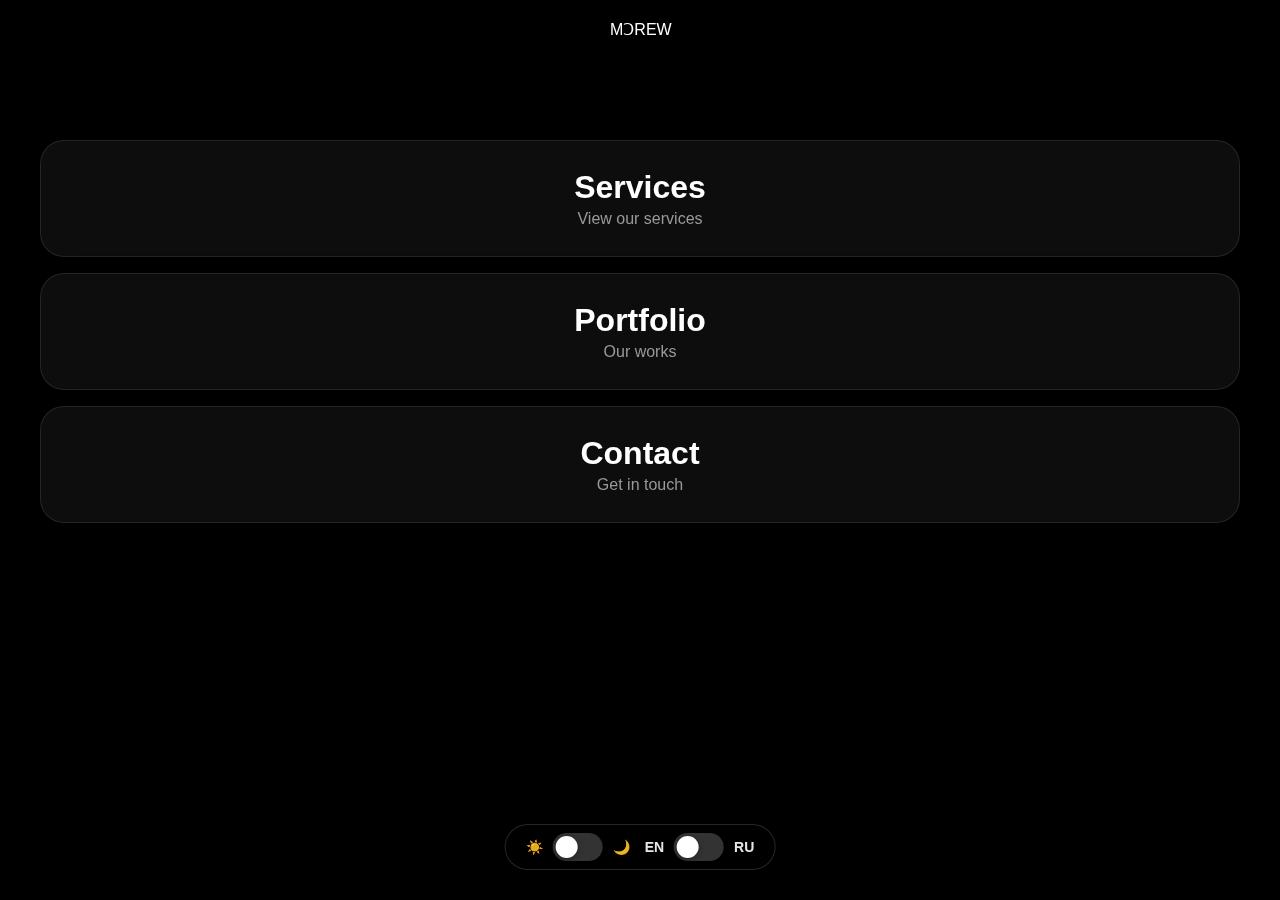
<file: miniapp/index.html>
<!DOCTYPE html>
<html lang="en">
<head>
    <meta charset="UTF-8">
    <meta name="viewport" content="width=device-width, initial-scale=1.0, maximum-scale=1.0, user-scalable=no">
    <title>MↃREW Design Studio</title>
    <script src="https://telegram.org/js/telegram-web-app.js"></script>
    <link rel="stylesheet" href="styles.css">
</head>
<body>
    <!-- Theme & Language Controls -->
    <div class="top-controls">
        <div class="toggle-group">
            <span class="toggle-label">☀️</span>
            <label class="toggle-switch">
                <input type="checkbox" id="theme-toggle">
                <span class="toggle-slider"></span>
            </label>
            <span class="toggle-label">🌙</span>
        </div>
        
        <div class="toggle-group">
            <span class="toggle-label">EN</span>
            <label class="toggle-switch">
                <input type="checkbox" id="lang-toggle">
                <span class="toggle-slider"></span>
            </label>
            <span class="toggle-label">RU</span>
        </div>
    </div>

    <!-- Main Container -->
    <div id="app" class="app">
        <!-- Home Screen -->
        <div id="home-screen" class="screen active">
            <div class="hero">
                <div class="logo">MↃREW</div>
            </div>

            <div class="menu-grid">
                <div class="menu-item" data-page="services">
                    <h3 data-en="Services" data-ru="Услуги">Services</h3>
                    <p data-en="View our services" data-ru="Наши услуги">View our services</p>
                </div>

                <div class="menu-item" data-page="portfolio">
                    <h3 data-en="Portfolio" data-ru="Портфолио">Portfolio</h3>
                    <p data-en="Our works" data-ru="Наши работы">Our works</p>
                </div>

                <div class="menu-item" data-page="contact">
                    <h3 data-en="Contact" data-ru="Контакты">Contact</h3>
                    <p data-en="Get in touch" data-ru="Связаться">Get in touch</p>
                </div>
            </div>
        </div>

        <!-- Services Screen -->
        <div id="services-screen" class="screen">
            <div class="screen-header">
                <button class="back-btn">←</button>
                <h2 data-en="Services" data-ru="Услуги">Services</h2>
            </div>

            <div class="services-list">
                <div class="service-category" data-category="graphic">
                    <h3 data-en="Graphic Design" data-ru="Графический дизайн">Graphic Design</h3>
                </div>
                <div class="service-category" data-category="ui">
                    <h3 data-en="UI/UX Design" data-ru="UI/UX дизайн">UI/UX Design</h3>
                </div>
                <div class="service-category" data-category="print">
                    <h3 data-en="Print/Publishing" data-ru="Печать/Издательство">Print/Publishing</h3>
                </div>
                <div class="service-category" data-category="video">
                    <h3 data-en="Editing & VFX" data-ru="Монтаж и VFX">Editing & VFX</h3>
                </div>
                <div class="service-category" data-category="motion">
                    <h3 data-en="Motion Design" data-ru="Моушн дизайн">Motion Design</h3>
                </div>
            </div>
        </div>

        <!-- Service Details Screen -->
        <div id="service-details-screen" class="screen">
            <div class="screen-header">
                <button class="back-btn">←</button>
                <h2 id="service-title"></h2>
            </div>

            <div id="service-content" class="service-content"></div>

            <button class="cta-button" id="order-btn">
                <span data-en="Place Order" data-ru="Оформить заказ">Place Order</span>
            </button>
        </div>

        <!-- Order Screen -->
        <div id="order-screen" class="screen">
            <div class="screen-header">
                <button class="back-btn">←</button>
                <h2 id="order-title"></h2>
            </div>

            <div class="order-form-container">
                <form id="order-form">
                    <div class="form-group">
                        <label data-en="Project Details *" data-ru="Детали проекта *">Project Details *</label>
                        <textarea id="order-details" required placeholder="What exactly do you need? / Что именно вам нужно?"></textarea>
                    </div>

                    <div class="form-group">
                        <label data-en="Style & Colors" data-ru="Стиль и цвета">Style & Colors</label>
                        <textarea id="order-style" placeholder="Preferred style, colors / Предпочитаемый стиль, цвета"></textarea>
                    </div>

                    <div class="form-group">
                        <label data-en="Deadline *" data-ru="Срок *">Deadline *</label>
                        <input type="text" id="order-deadline" required placeholder="When do you need it? / Когда нужно?">
                    </div>

                    <div class="form-group">
                        <label data-en="Budget *" data-ru="Бюджет *">Budget *</label>
                        <input type="text" id="order-budget" required placeholder="Your budget / Ваш бюджет">
                    </div>

                    <div class="form-group">
                        <label data-en="Contact (Telegram/Email) *" data-ru="Контакт (Telegram/Email) *">Contact *</label>
                        <input type="text" id="order-contact" required placeholder="@username or email">
                    </div>

                    <button type="submit" class="cta-button">
                        <span data-en="Send Order" data-ru="Отправить заказ">Send Order</span>
                    </button>
                </form>
            </div>
        </div>

        <!-- Portfolio Screen -->
        <div id="portfolio-screen" class="screen">
            <div class="screen-header">
                <button class="back-btn">←</button>
                <h2 data-en="Portfolio" data-ru="Портфолио">Portfolio</h2>
            </div>

            <div class="portfolio-grid" id="portfolio-grid"></div>
        </div>

        <!-- Contact Screen -->
        <div id="contact-screen" class="screen">
            <div class="screen-header">
                <button class="back-btn">←</button>
                <h2 data-en="Contact" data-ru="Контакты">Contact</h2>
            </div>

            <div class="contact-info">
                <div class="contact-item">
                    <h4>Telegram</h4>
                    <a href="https://t.me/mcrewdm">@mcrewdm</a>
                </div>

                <div class="contact-item">
                    <h4 data-en="Portfolio Channel" data-ru="Канал портфолио">Portfolio Channel</h4>
                    <a href="https://t.me/mindescrew">@mindescrew</a>
                </div>

                <div class="contact-item">
                    <h4 data-en="Working Hours" data-ru="Рабочие часы">Working Hours</h4>
                    <p data-en="Mon-Fri: 10:00-20:00 (UTC+3)" data-ru="Пн-Пт: 10:00-20:00 (UTC+3)">Mon-Fri: 10:00-20:00 (UTC+3)</p>
                    <p data-en="Sat-Sun: 12:00-18:00 (UTC+3)" data-ru="Сб-Вс: 12:00-18:00 (UTC+3)">Sat-Sun: 12:00-18:00 (UTC+3)</p>
                </div>

                <div class="contact-item">
                    <h4 data-en="Payment Methods" data-ru="Способы оплаты">Payment Methods</h4>
                    <p>PayPal • Bank transfer • Cryptocurrency</p>
                </div>

                <div class="contact-item">
                    <h4 data-en="Terms" data-ru="Условия">Terms</h4>
                    <p data-en="• 2 free revisions → afterward €10 per revision" data-ru="• 2 бесплатные правки → далее €10 за правку">• 2 free revisions → afterward €10 per revision</p>
                    <p data-en="• Urgent order (≤ 4 days) → +50% to the price" data-ru="• Срочный заказ (≤ 4 дня) → +50% к цене">• Urgent order (≤ 4 days) → +50% to the price</p>
                    <p data-en="• Redesign of existing work → +30-50% of base cost" data-ru="• Переделка существующей работы → +30-50% от базовой стоимости">• Redesign of existing work → +30-50% of base cost</p>
                </div>

                <div class="contact-item">
                    <h4 data-en="Exchange Rates" data-ru="Курсы валют">Exchange Rates</h4>
                    <p>1€ = 100₽ / 50₴ | 1$ = 85₽ / 42₴</p>
                </div>
            </div>

            <button class="cta-button" onclick="window.open('https://t.me/mcrewdm')">
                <span data-en="Contact Us" data-ru="Связаться">Contact Us</span>
            </button>
        </div>
    </div>

    <script src="app.js"></script>
</body>
</html>
</file>
<file: miniapp/styles.css>
* {
    margin: 0;
    padding: 0;
    box-sizing: border-box;
}

:root {
    /* Light theme */
    --bg-primary: #000000;
    --bg-secondary: #0a0a0a;
    --bg-card: #151515;
    --accent-red: #ff0000;
    --accent-red-hover: #cc0000;
    --text-primary: #ffffff;
    --text-secondary: #999999;
    --border-color: #2a2a2a;
    --shadow: 0 2px 8px rgba(0, 0, 0, 0.3);
    --shadow-hover: 0 4px 16px rgba(0, 0, 0, 0.4);
}

[data-theme="dark"] {
    /* Dark theme */
    --bg-primary: #000000;
    --bg-secondary: #0a0a0a;
    --bg-card: #151515;
    --accent-red: #ff0000;
    --accent-red-hover: #cc0000;
    --text-primary: #ffffff;
    --text-secondary: #999999;
    --border-color: #2a2a2a;
    --shadow: 0 2px 8px rgba(0, 0, 0, 0.3);
    --shadow-hover: 0 4px 16px rgba(0, 0, 0, 0.4);
}

[data-theme="light"] {
    /* Light theme override */
    --bg-primary: #ffffff;
    --bg-secondary: #f5f5f5;
    --bg-card: #ffffff;
    --text-primary: #000000;
    --text-secondary: #666666;
    --border-color: #e0e0e0;
    --shadow: 0 2px 8px rgba(0, 0, 0, 0.08);
    --shadow-hover: 0 4px 16px rgba(0, 0, 0, 0.12);
}

body {
    font-family: 'SF Pro Display', -apple-system, BlinkMacSystemFont, 'Segoe UI', Roboto, 'Helvetica Neue', Arial, sans-serif;
    background: var(--bg-primary);
    color: var(--text-primary);
    overflow-x: hidden;
    -webkit-font-smoothing: antialiased;
    transition: background 0.3s ease, color 0.3s ease;
    position: fixed;
    width: 100%;
    height: 100vh;
}

/* Splash Screen */
.splash-screen {
    position: fixed;
    top: 0;
    left: 0;
    width: 100%;
    height: 100vh;
    background: #000000;
    display: none;
    flex-direction: column;
    align-items: center;
    justify-content: center;
    z-index: 9999;
    transition: opacity 0.3s ease;
}

.splash-screen.active {
    display: flex;
}

.splash-screen.transitioning {
    pointer-events: none;
}

.splash-logo {
    width: 320px;
    height: 320px;
    object-fit: contain;
    transition: all 0.3s cubic-bezier(0.4, 0, 0.2, 1);
    filter: invert(1) brightness(2);
    position: relative;
    animation: logoFloat 4s ease-in-out infinite;
}

@keyframes logoFloat {
    0%, 100% {
        transform: translateY(0px);
    }
    50% {
        transform: translateY(-15px);
    }
}

.splash-logo.shrinking {
    transition: all 0.1s linear;
    animation: none;
}

.app {
    min-height: 100vh;
    padding-bottom: 120px;
    overflow-y: auto;
    height: 100vh;
}

/* Theme & Language Controls - Bottom Fixed */
.top-controls {
    position: fixed;
    bottom: 30px;
    left: 50%;
    transform: translateX(-50%);
    z-index: 1000;
    display: flex;
    align-items: center;
    gap: 15px;
    background: rgba(0, 0, 0, 0.6);
    backdrop-filter: blur(30px) saturate(180%);
    -webkit-backdrop-filter: blur(30px) saturate(180%);
    border: 1px solid rgba(255, 255, 255, 0.15);
    border-radius: 40px;
    padding: 8px 20px;
    box-shadow: 0 10px 40px rgba(0, 0, 0, 0.3);
}

[data-theme="light"] .top-controls {
    background: rgba(255, 255, 255, 0.8);
    border: 1px solid rgba(0, 0, 0, 0.1);
}

.theme-btn {
    background: #ffffff;
    border: 2px solid rgba(255, 255, 255, 0.3);
    border-radius: 50%;
    width: 28px;
    height: 28px;
    display: flex;
    align-items: center;
    justify-content: center;
    cursor: pointer;
    transition: all 0.3s;
    box-shadow: 0 2px 8px rgba(0, 0, 0, 0.2);
    flex-shrink: 0;
}

[data-theme="light"] .theme-btn {
    background: #000000;
    border: 2px solid rgba(0, 0, 0, 0.3);
}

.theme-btn:active {
    transform: scale(0.9);
}

.toggle-group {
    display: flex;
    align-items: center;
    gap: 10px;
}

.toggle-label {
    font-size: 14px;
    font-weight: 600;
    color: rgba(255, 255, 255, 0.9);
    transition: color 0.3s;
}

[data-theme="light"] .toggle-label {
    color: rgba(0, 0, 0, 0.7);
}

.toggle-switch {
    position: relative;
    display: inline-block;
    width: 50px;
    height: 28px;
}

.toggle-switch input {
    opacity: 0;
    width: 0;
    height: 0;
}

.toggle-slider {
    position: absolute;
    cursor: pointer;
    top: 0;
    left: 0;
    right: 0;
    bottom: 0;
    background: rgba(255, 255, 255, 0.2);
    transition: 0.3s;
    border-radius: 28px;
}

.toggle-slider:before {
    position: absolute;
    content: "";
    height: 22px;
    width: 22px;
    left: 3px;
    bottom: 3px;
    background-color: white;
    transition: 0.3s;
    border-radius: 50%;
    box-shadow: 0 2px 6px rgba(0, 0, 0, 0.3);
}

.toggle-switch input:checked + .toggle-slider {
    background-color: var(--accent-red);
}

.toggle-switch input:checked + .toggle-slider:before {
    transform: translateX(22px);
}

/* Screens */
.screen {
    display: none;
    animation: slideIn 0.4s cubic-bezier(0.4, 0, 0.2, 1);
}

.screen.active {
    display: block;
}

@keyframes slideIn {
    from {
        opacity: 0;
        transform: translateX(20px);
    }
    to {
        opacity: 1;
        transform: translateX(0);
    }
}

@keyframes slideUp {
    from {
        opacity: 0;
        transform: translateY(30px);
    }
    to {
        opacity: 1;
        transform: translateY(0);
    }
}

/* Hero Section */
.hero {
    text-align: center;
    padding: 20px 40px 30px;
    background: var(--bg-primary);
    transition: background 0.3s ease;
    position: relative;
    overflow: hidden;
}

.logo {
    width: 60px;
    height: 60px;
    object-fit: contain;
    position: relative;
    z-index: 1;
    margin: 0 auto 10px;
    display: block;
    transition: filter 0.3s ease;
}

.logo-svg {
    transition: filter 0.3s ease;
}

[data-theme="dark"] .logo-svg {
    filter: invert(1) brightness(2);
}

[data-theme="light"] .logo-svg {
    filter: invert(0);
}

@keyframes fadeInUp {
    from {
        opacity: 0;
        transform: translateY(20px);
    }
    to {
        opacity: 1;
        transform: translateY(0);
    }
}

/* Menu Grid */
.menu-grid {
    display: flex;
    flex-direction: column;
    gap: 0;
    padding: 20px 40px 40px;
}

.menu-item {
    background: rgba(255, 255, 255, 0.05);
    backdrop-filter: blur(30px) saturate(180%);
    -webkit-backdrop-filter: blur(30px) saturate(180%);
    border: 1px solid rgba(255, 255, 255, 0.1);
    border-radius: 24px;
    padding: 28px;
    margin-bottom: 16px;
    text-align: center;
    cursor: pointer;
    transition: all 0.3s ease;
    position: relative;
    box-shadow: 0 8px 32px rgba(0, 0, 0, 0.1);
}

[data-theme="light"] .menu-item {
    background: rgba(255, 255, 255, 0.8);
    border: 1px solid rgba(0, 0, 0, 0.05);
}

/* Animation will be controlled by JS after splash screen */

.menu-item:last-child {
    margin-bottom: 0;
}

.menu-item h3 {
    font-size: 32px;
    font-weight: 600;
    margin-bottom: 4px;
    color: var(--text-primary);
    transition: transform 0.3s ease, color 0.3s ease;
}

.menu-item p {
    font-size: 16px;
    color: var(--text-secondary);
    transition: color 0.3s ease;
}

.menu-item:active {
    transform: scale(0.98);
    background: rgba(255, 0, 0, 0.1);
}

/* Screen Header */
.screen-header {
    display: flex;
    align-items: center;
    justify-content: center;
    padding: 20px 20px;
    background: var(--bg-secondary);
    border-bottom: 1px solid var(--border-color);
    position: sticky;
    top: 0;
    z-index: 100;
    transition: background 0.3s ease;
}

/* Screen header with pricelist image - no padding */
.screen-header:has(.pricelist-img) {
    padding: 0;
    display: block;
}

.screen-header h2 {
    font-size: 20px;
    font-weight: 700;
    color: var(--text-primary);
    text-align: center;
    flex: 1;
    padding: 0 10px;
}

.screen-header .pricelist-img {
    width: 100%;
    height: auto;
    object-fit: contain;
    max-width: 100%;
    display: block;
}

/* Services List */
.services-list {
    padding: 40px;
}

.service-category {
    background: rgba(255, 255, 255, 0.05);
    backdrop-filter: blur(30px) saturate(180%);
    -webkit-backdrop-filter: blur(30px) saturate(180%);
    border: 1px solid rgba(255, 255, 255, 0.1);
    border-radius: 24px;
    padding: 24px;
    margin-bottom: 16px;
    cursor: pointer;
    transition: all 0.3s;
    width: 100%;
    text-align: center;
    opacity: 0;
    animation: slideUp 0.5s cubic-bezier(0.4, 0, 0.2, 1) forwards;
    box-shadow: 0 8px 32px rgba(0, 0, 0, 0.1);
}

[data-theme="light"] .service-category {
    background: rgba(255, 255, 255, 0.8);
    border: 1px solid rgba(0, 0, 0, 0.05);
}

.service-category:nth-child(1) { animation-delay: 0.1s; }
.service-category:nth-child(2) { animation-delay: 0.15s; }
.service-category:nth-child(3) { animation-delay: 0.2s; }
.service-category:nth-child(4) { animation-delay: 0.25s; }
.service-category:nth-child(5) { animation-delay: 0.3s; }

.service-category h3 {
    font-size: 24px;
    font-weight: 600;
    color: var(--text-primary);
    transition: transform 0.3s ease, color 0.3s ease;
}

.service-category:active {
    transform: scale(0.98);
    background: rgba(255, 0, 0, 0.1);
}

/* Service Content */
.service-content {
    padding: 40px;
}

.price-list {
    background: rgba(255, 255, 255, 0.05);
    backdrop-filter: blur(10px);
    -webkit-backdrop-filter: blur(10px);
    border: 1px solid rgba(255, 255, 255, 0.1);
    border-radius: 16px;
    padding: 30px;
    margin-bottom: 20px;
    box-shadow: 0 8px 32px rgba(0, 0, 0, 0.1);
    transition: all 0.3s ease;
}

[data-theme="light"] .price-list {
    background: rgba(255, 255, 255, 0.8);
    border: 1px solid rgba(0, 0, 0, 0.05);
}

.price-item {
    display: flex;
    justify-content: space-between;
    align-items: center;
    padding: 20px 0;
    border-bottom: 1px solid var(--border-color);
    opacity: 0;
    animation: slideUp 0.4s cubic-bezier(0.4, 0, 0.2, 1) forwards;
}

.price-item:nth-child(1) { animation-delay: 0.1s; }
.price-item:nth-child(2) { animation-delay: 0.15s; }
.price-item:nth-child(3) { animation-delay: 0.2s; }
.price-item:nth-child(4) { animation-delay: 0.25s; }
.price-item:nth-child(5) { animation-delay: 0.3s; }
.price-item:nth-child(6) { animation-delay: 0.35s; }

.price-item:last-child {
    border-bottom: none;
}

.price-item h4 {
    font-size: 16px;
    font-weight: 500;
    color: var(--text-primary);
    margin-right: 20px;
    flex: 1;
    min-width: 0;
}

.price-item .price {
    color: var(--accent-red);
    font-weight: 700;
    font-size: 16px;
    white-space: nowrap;
    flex-shrink: 0;
}

.price-item.clickable {
    cursor: pointer;
    transition: all 0.3s;
}

.price-item.clickable:active {
    transform: translateX(5px);
    background: rgba(255, 0, 0, 0.05);
}

/* Portfolio Grid */
.portfolio-grid {
    display: grid;
    grid-template-columns: 1fr;
    gap: 20px;
    padding: 40px;
}

.portfolio-item {
    background: rgba(255, 255, 255, 0.05);
    backdrop-filter: blur(10px);
    -webkit-backdrop-filter: blur(10px);
    border: 1px solid rgba(255, 255, 255, 0.1);
    border-radius: 16px;
    overflow: hidden;
    cursor: pointer;
    box-shadow: 0 8px 32px rgba(0, 0, 0, 0.1);
    transition: all 0.3s ease;
}

[data-theme="light"] .portfolio-item {
    background: rgba(255, 255, 255, 0.8);
    border: 1px solid rgba(0, 0, 0, 0.05);
}

.portfolio-item:active {
    transform: translateY(-4px);
    box-shadow: var(--shadow-hover);
}

.portfolio-item img,
.portfolio-item video {
    width: 100%;
    display: block;
}

.portfolio-caption {
    padding: 20px;
}

.portfolio-caption h4 {
    font-size: 18px;
    font-weight: 600;
    margin-bottom: 8px;
    color: var(--text-primary);
}

.portfolio-caption p {
    font-size: 14px;
    color: var(--text-secondary);
}

.track-cover {
    border-radius: 16px 16px 0 0;
}

/* Custom Audio Player - Liquid Glass Style */
.custom-player {
    display: flex;
    align-items: center;
    gap: 12px;
    margin-top: 16px;
    padding: 12px 16px;
    background: rgba(255, 255, 255, 0.05);
    backdrop-filter: blur(30px) saturate(180%);
    -webkit-backdrop-filter: blur(30px) saturate(180%);
    border: 1px solid rgba(255, 255, 255, 0.1);
    border-radius: 16px;
    box-shadow: 0 8px 32px rgba(0, 0, 0, 0.1);
    transition: all 0.3s ease;
}

[data-theme="light"] .custom-player {
    background: rgba(255, 255, 255, 0.7);
    border: 1px solid rgba(0, 0, 0, 0.05);
}

.custom-player:active {
    transform: scale(0.98);
}

.play-btn {
    width: 40px;
    height: 40px;
    border-radius: 50%;
    background: var(--accent-red);
    border: none;
    display: flex;
    align-items: center;
    justify-content: center;
    cursor: pointer;
    color: #ffffff;
    flex-shrink: 0;
    transition: all 0.3s ease;
    box-shadow: 0 4px 12px rgba(255, 0, 0, 0.3);
}

.play-btn:active {
    transform: scale(0.9);
    box-shadow: 0 2px 8px rgba(255, 0, 0, 0.4);
}

.player-info {
    flex: 1;
    display: flex;
    flex-direction: column;
    gap: 6px;
}

.time-display {
    display: flex;
    justify-content: space-between;
    font-size: 11px;
    color: var(--text-secondary);
    font-weight: 500;
}

.progress-bar {
    width: 100%;
    height: 4px;
    background: rgba(255, 255, 255, 0.1);
    border-radius: 2px;
    cursor: pointer;
    position: relative;
    overflow: hidden;
}

[data-theme="light"] .progress-bar {
    background: rgba(0, 0, 0, 0.1);
}

.progress-fill {
    height: 100%;
    background: var(--accent-red);
    border-radius: 2px;
    width: 0%;
    transition: width 0.1s linear;
    box-shadow: 0 0 8px rgba(255, 0, 0, 0.5);
}

/* Hide default audio element */
.custom-player audio {
    display: none;
}

/* Contact Info */
.contact-info {
    padding: 40px;
}

.contact-item {
    background: transparent;
    border: none;
    border-bottom: 1px solid var(--border-color);
    padding: 24px 0;
    opacity: 0;
    animation: slideUp 0.5s cubic-bezier(0.4, 0, 0.2, 1) forwards;
}

.contact-item:nth-child(1) { animation-delay: 0.1s; }
.contact-item:nth-child(2) { animation-delay: 0.15s; }
.contact-item:nth-child(3) { animation-delay: 0.2s; }
.contact-item:nth-child(4) { animation-delay: 0.25s; }
.contact-item:nth-child(5) { animation-delay: 0.3s; }
.contact-item:nth-child(6) { animation-delay: 0.35s; }

.contact-item:last-child {
    border-bottom: none;
}

.contact-item h4 {
    font-size: 18px;
    font-weight: 600;
    margin-bottom: 8px;
    color: var(--text-primary);
}

.contact-item p,
.contact-item a {
    font-size: 16px;
    color: var(--text-secondary);
    text-decoration: none;
    transition: color 0.3s ease;
}

.contact-item a:active {
    color: var(--accent-red);
}

/* CTA Button */
.cta-button {
    background: rgba(255, 0, 0, 0.9);
    backdrop-filter: blur(30px) saturate(180%);
    -webkit-backdrop-filter: blur(30px) saturate(180%);
    color: #ffffff;
    border: 1px solid rgba(255, 255, 255, 0.2);
    border-radius: 50px;
    padding: 18px 40px;
    font-size: 16px;
    font-weight: 700;
    width: calc(100% - 80px);
    margin: 0 40px 20px;
    cursor: pointer;
    transition: all 0.3s ease;
    box-shadow: 0 8px 32px rgba(255, 0, 0, 0.4);
}

.cta-button:active {
    transform: scale(0.98);
    box-shadow: 0 4px 16px rgba(255, 0, 0, 0.5);
}

/* Order Form */
.order-form-container {
    padding: 40px;
}

#order-form {
    display: flex;
    flex-direction: column;
    gap: 24px;
}

.form-group {
    display: flex;
    flex-direction: column;
    gap: 8px;
}

.form-group label {
    font-size: 14px;
    font-weight: 600;
    color: var(--text-primary);
    text-transform: uppercase;
    letter-spacing: 0.5px;
}

.form-group input,
.form-group textarea {
    background: var(--bg-card);
    border: 1px solid var(--border-color);
    border-radius: 12px;
    padding: 16px;
    color: var(--text-primary);
    font-size: 16px;
    font-family: inherit;
    transition: all 0.3s ease;
    box-shadow: var(--shadow);
}

.form-group input:focus,
.form-group textarea:focus {
    outline: none;
    border-color: var(--accent-red);
    box-shadow: 0 0 0 3px rgba(255, 0, 0, 0.1);
}

.form-group textarea {
    min-height: 120px;
    resize: vertical;
}

.form-group input::placeholder,
.form-group textarea::placeholder {
    color: var(--text-secondary);
}

/* Loading */
.loading {
    text-align: center;
    padding: 60px 40px;
    color: var(--text-secondary);
    font-size: 18px;
}

/* Animations */
@keyframes pulse {
    0%, 100% {
        opacity: 1;
    }
    50% {
        opacity: 0.5;
    }
}

.loading {
    animation: pulse 1.5s ease-in-out infinite;
}

/* Admin Panel Styles */
.admin-only {
    border: 2px solid var(--accent-red) !important;
}

.admin-content {
    padding: 20px 40px 40px;
}

.admin-tabs {
    display: flex;
    gap: 10px;
    margin-bottom: 30px;
    overflow-x: auto;
}

.admin-tab {
    flex: 1;
    min-width: 100px;
    padding: 12px 20px;
    background: rgba(255, 255, 255, 0.05);
    backdrop-filter: blur(30px) saturate(180%);
    -webkit-backdrop-filter: blur(30px) saturate(180%);
    border: 1px solid rgba(255, 255, 255, 0.1);
    border-radius: 16px;
    color: var(--text-secondary);
    font-size: 14px;
    font-weight: 600;
    cursor: pointer;
    transition: all 0.3s ease;
}

[data-theme="light"] .admin-tab {
    background: rgba(255, 255, 255, 0.8);
    border: 1px solid rgba(0, 0, 0, 0.05);
}

.admin-tab.active {
    background: var(--accent-red);
    color: #ffffff;
    border-color: var(--accent-red);
}

.admin-tab:active {
    transform: scale(0.95);
}

.admin-info-section,
.admin-items-section {
    background: rgba(255, 255, 255, 0.05);
    backdrop-filter: blur(30px) saturate(180%);
    -webkit-backdrop-filter: blur(30px) saturate(180%);
    border: 1px solid rgba(255, 255, 255, 0.1);
    border-radius: 24px;
    padding: 24px;
    margin-bottom: 24px;
}

[data-theme="light"] .admin-info-section,
[data-theme="light"] .admin-items-section {
    background: rgba(255, 255, 255, 0.8);
    border: 1px solid rgba(0, 0, 0, 0.05);
}

.admin-info-section h3,
.admin-items-section h3 {
    font-size: 18px;
    font-weight: 600;
    margin-bottom: 20px;
    color: var(--text-primary);
}

.admin-info-box {
    background: rgba(255, 255, 255, 0.03);
    border: 1px solid rgba(255, 255, 255, 0.05);
    border-radius: 16px;
    padding: 20px;
}

[data-theme="light"] .admin-info-box {
    background: rgba(0, 0, 0, 0.02);
    border: 1px solid rgba(0, 0, 0, 0.05);
}

.admin-info-box p {
    font-size: 14px;
    color: var(--text-secondary);
    margin-bottom: 16px;
}

.admin-hint {
    margin-bottom: 16px;
    padding: 12px;
    background: rgba(255, 0, 0, 0.05);
    border-left: 3px solid var(--accent-red);
    border-radius: 8px;
}

.admin-hint:last-child {
    margin-bottom: 0;
}

.admin-hint strong {
    display: block;
    font-size: 14px;
    color: var(--text-primary);
    margin-bottom: 6px;
}

.admin-hint code {
    display: block;
    font-family: 'Courier New', monospace;
    font-size: 13px;
    color: var(--accent-red);
    background: rgba(255, 255, 255, 0.05);
    padding: 6px 10px;
    border-radius: 6px;
    margin: 6px 0;
}

[data-theme="light"] .admin-hint code {
    background: rgba(0, 0, 0, 0.05);
}

.admin-hint small {
    display: block;
    font-size: 12px;
    color: var(--text-secondary);
    margin-top: 4px;
}

.admin-items-header {
    display: flex;
    justify-content: space-between;
    align-items: center;
    margin-bottom: 20px;
}

.admin-refresh-btn {
    padding: 8px 16px;
    background: rgba(255, 255, 255, 0.05);
    backdrop-filter: blur(30px) saturate(180%);
    -webkit-backdrop-filter: blur(30px) saturate(180%);
    border: 1px solid rgba(255, 255, 255, 0.1);
    border-radius: 12px;
    color: var(--text-primary);
    font-size: 14px;
    font-weight: 600;
    cursor: pointer;
    transition: all 0.3s ease;
}

[data-theme="light"] .admin-refresh-btn {
    background: rgba(255, 255, 255, 0.8);
    border: 1px solid rgba(0, 0, 0, 0.05);
}

.admin-refresh-btn:active {
    transform: scale(0.95);
    background: rgba(255, 0, 0, 0.1);
}

.admin-items-grid {
    display: grid;
    grid-template-columns: 1fr;
    gap: 16px;
}

.admin-item-card {
    background: rgba(255, 255, 255, 0.03);
    border: 1px solid rgba(255, 255, 255, 0.05);
    border-radius: 16px;
    overflow: hidden;
    transition: all 0.3s ease;
}

[data-theme="light"] .admin-item-card {
    background: rgba(0, 0, 0, 0.02);
    border: 1px solid rgba(0, 0, 0, 0.05);
}

.admin-item-card:active {
    transform: translateY(-2px);
    box-shadow: 0 8px 24px rgba(0, 0, 0, 0.2);
}

.admin-item-preview {
    width: 100%;
    height: 200px;
    object-fit: cover;
    background: rgba(255, 255, 255, 0.05);
}

.admin-item-content {
    padding: 16px;
}

.admin-item-title {
    font-size: 16px;
    font-weight: 600;
    color: var(--text-primary);
    margin-bottom: 8px;
    overflow: hidden;
    text-overflow: ellipsis;
    white-space: nowrap;
}

.admin-item-meta {
    font-size: 12px;
    color: var(--text-secondary);
    margin-bottom: 12px;
}

.admin-item-actions {
    display: flex;
    gap: 8px;
}

.admin-item-edit,
.admin-item-delete {
    flex: 1;
    padding: 10px;
    border: 1px solid rgba(255, 255, 255, 0.1);
    border-radius: 12px;
    font-size: 14px;
    font-weight: 600;
    cursor: pointer;
    transition: all 0.3s ease;
    text-align: center;
}

.admin-item-edit {
    background: rgba(255, 255, 255, 0.05);
    color: var(--text-primary);
}

[data-theme="light"] .admin-item-edit {
    background: rgba(255, 255, 255, 0.8);
    border: 1px solid rgba(0, 0, 0, 0.05);
}

.admin-item-edit:active {
    transform: scale(0.95);
    background: rgba(255, 255, 255, 0.1);
}

.admin-item-delete {
    background: rgba(255, 0, 0, 0.1);
    border: 1px solid rgba(255, 0, 0, 0.3);
    color: var(--accent-red);
}

.admin-item-delete:active {
    transform: scale(0.95);
    background: rgba(255, 0, 0, 0.2);
}

/* Edit Modal */
.admin-edit-modal {
    position: fixed;
    top: 0;
    left: 0;
    width: 100%;
    height: 100vh;
    background: rgba(0, 0, 0, 0.8);
    backdrop-filter: blur(10px);
    -webkit-backdrop-filter: blur(10px);
    display: none;
    align-items: center;
    justify-content: center;
    z-index: 10000;
    padding: 20px;
}

.admin-edit-modal.active {
    display: flex;
}

.admin-edit-content {
    background: var(--bg-card);
    border: 1px solid var(--border-color);
    border-radius: 24px;
    padding: 24px;
    max-width: 500px;
    width: 100%;
    max-height: 80vh;
    overflow-y: auto;
}

.admin-edit-content h3 {
    font-size: 20px;
    font-weight: 600;
    color: var(--text-primary);
    margin-bottom: 20px;
}

.admin-edit-form {
    display: flex;
    flex-direction: column;
    gap: 16px;
}

.admin-edit-buttons {
    display: flex;
    gap: 12px;
    margin-top: 8px;
}

.admin-edit-save,
.admin-edit-cancel {
    flex: 1;
    padding: 14px;
    border-radius: 12px;
    font-size: 16px;
    font-weight: 600;
    cursor: pointer;
    transition: all 0.3s ease;
}

.admin-edit-save {
    background: var(--accent-red);
    color: #ffffff;
    border: none;
}

.admin-edit-save:active {
    transform: scale(0.95);
    background: var(--accent-red-hover);
}

.admin-edit-cancel {
    background: rgba(255, 255, 255, 0.05);
    color: var(--text-primary);
    border: 1px solid var(--border-color);
}

[data-theme="light"] .admin-edit-cancel {
    background: rgba(255, 255, 255, 0.8);
}

.admin-edit-cancel:active {
    transform: scale(0.95);
    background: rgba(255, 255, 255, 0.1);
}
</file>
